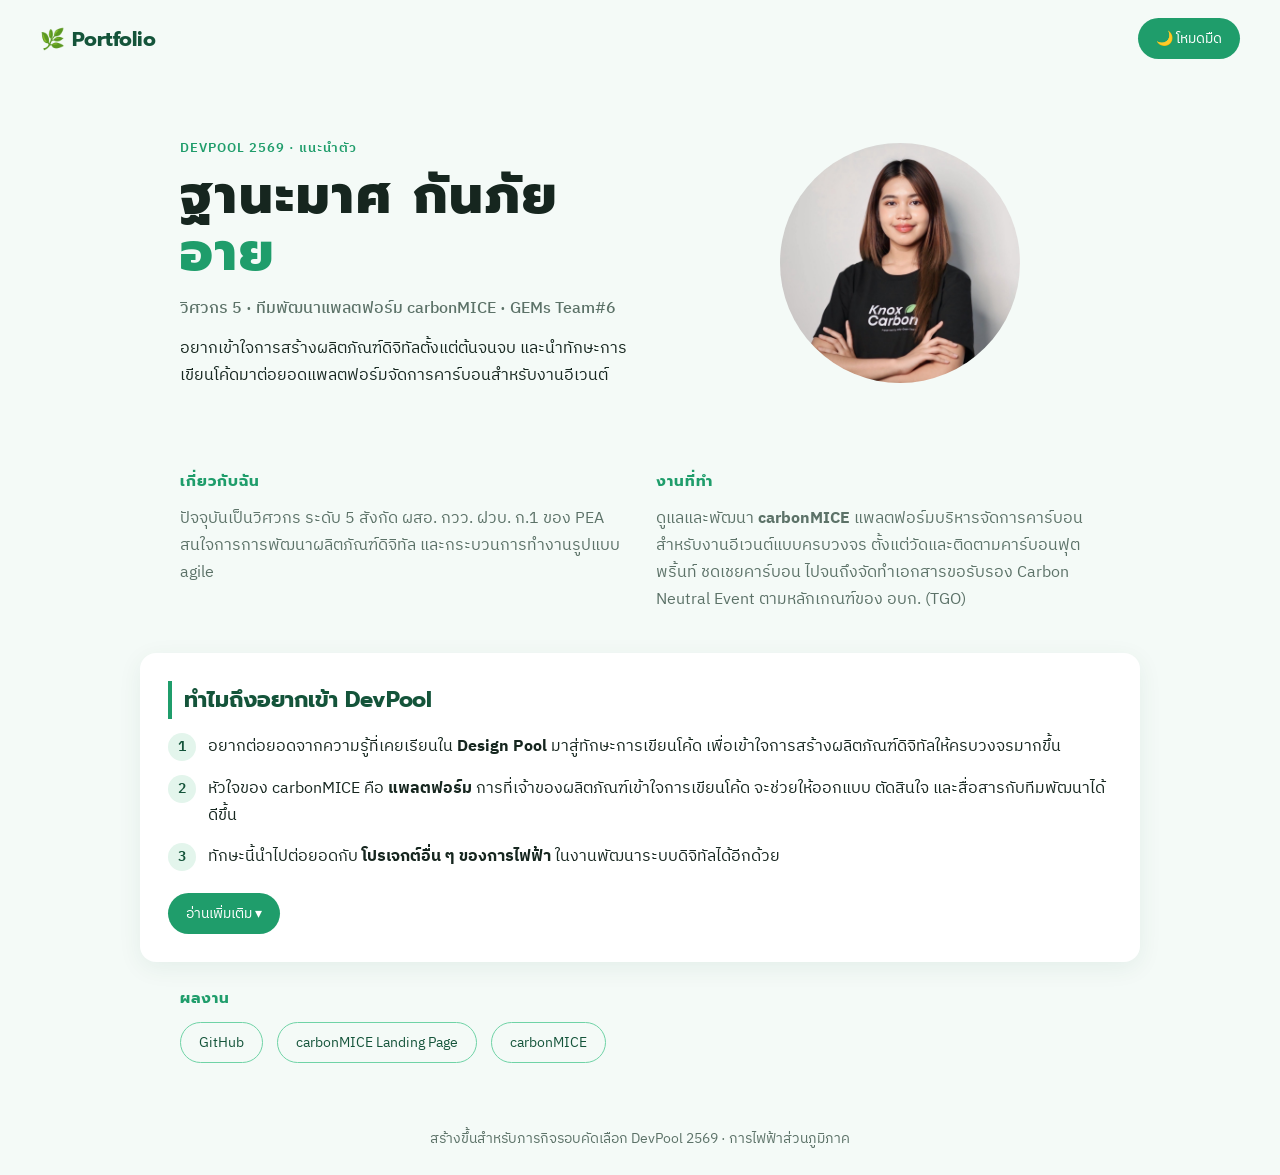
<file: index.html>
<!DOCTYPE html>
<html lang="th">

<head>
  <meta charset="UTF-8" />
  <meta name="viewport" content="width=device-width, initial-scale=1.0" />
  <title>แนะนำตัว | ฐานะมาศ กันภัย (อาย)</title>

  <!-- ฟอนต์จาก Google Fonts: IBM Plex Sans Thai (เนื้อหา) + Prompt (หัวข้อ) -->
  <link rel="preconnect" href="https://fonts.googleapis.com" />
  <link rel="preconnect" href="https://fonts.gstatic.com" crossorigin />
  <link href="https://fonts.googleapis.com/css2?family=IBM+Plex+Sans+Thai:wght@400;500;600&family=Prompt:wght@500;600;700;800&display=swap" rel="stylesheet" />

  <link rel="stylesheet" href="style.css" />
</head>

<body>

  <!-- ===== แถบเมนูด้านบน (Navigation Bar) =====
       .nav ใช้ justify-content: space-between จึงดันโลโก้ไปซ้าย ปุ่มไปขวาอัตโนมัติ -->
  <nav class="nav">
    <div class="logo">🌿 Portfolio</div>

    <!-- id="themeBtn" = ให้ script.js หยิบไปใช้ (กดแล้วสลับโหมดมืด/สว่าง) -->
    <button class="btn" id="themeBtn">🌙 โหมดมืด</button>
  </nav>

  <!-- ===== ส่วนเปิดหน้า (Hero) =====
       .hero ใช้ grid 2 คอลัมน์: ข้อความ (1.2fr) | รูปโปรไฟล์ (1fr) -->
  <header class="hero">
    <div class="hero-text">
      <p class="eyebrow">DevPool 2569 · แนะนำตัว</p>

      <!-- <span class="accent"> = "ที่จับ" ให้ CSS เปลี่ยนสีคำว่า "อาย" เป็นเขียว -->
      <h1>ฐานะมาศ กันภัย<br> <span class="accent">อาย</span></h1>

      <p class="subrole">วิศวกร 5 · ทีมพัฒนาแพลตฟอร์ม carbonMICE · GEMs Team#6</p>
      <p class="lead">
        อยากเข้าใจการสร้างผลิตภัณฑ์ดิจิทัลตั้งแต่ต้นจนจบ
        และนำทักษะการเขียนโค้ดมาต่อยอดแพลตฟอร์มจัดการคาร์บอนสำหรับงานอีเวนต์
      </p>
    </div>

    <div class="hero-photo">
      <img class="avatar-big" src="profile.jpg" alt="รูปโปรไฟล์ อาย" />
    </div>
  </header>

  <!-- ===== ข้อมูล 2 คอลัมน์ (เกี่ยวกับฉัน + งานที่ทำ) =====
       .info ใช้ grid 2 คอลัมน์เท่ากัน (1fr 1fr) -->
  <section class="info">
    <div class="info-col">
      <h3>เกี่ยวกับฉัน</h3>
      <p>
        ปัจจุบันเป็นวิศวกร ระดับ 5 สังกัด ผสอ. กวว. ฝวบ. ก.1
        ของ PEA สนใจการการพัฒนาผลิตภัณฑ์ดิจิทัล
        และกระบวนการทำงานรูปแบบ agile
      </p>
    </div>

    <div class="info-col">
      <h3>งานที่ทำ</h3>
      <p>
        ดูแลและพัฒนา <strong>carbonMICE</strong> แพลตฟอร์มบริหารจัดการคาร์บอน
        สำหรับงานอีเวนต์แบบครบวงจร ตั้งแต่วัดและติดตามคาร์บอนฟุตพริ้นท์
        ชดเชยคาร์บอน ไปจนถึงจัดทำเอกสารขอรับรอง Carbon Neutral Event
        ตามหลักเกณฑ์ของ อบก. (TGO)
      </p>
    </div>
  </section>

  <!-- ===== เหตุผลที่อยากเข้า DevPool ===== -->
  <section class="card">
    <h2>ทำไมถึงอยากเข้า DevPool</h2>

    <!-- .reason = แต่ละข้อ: วงกลมเลข (.num) + ข้อความ เรียงเป็นแถวด้วย flex -->
    <div class="reason">
      <span class="num">1</span>
      <p>อยากต่อยอดจากความรู้ที่เคยเรียนใน <strong>Design Pool</strong>
         มาสู่ทักษะการเขียนโค้ด เพื่อเข้าใจการสร้างผลิตภัณฑ์ดิจิทัลให้ครบวงจรมากขึ้น</p>
    </div>

    <div class="reason">
      <span class="num">2</span>
      <p>หัวใจของ carbonMICE คือ <strong>แพลตฟอร์ม</strong>
         การที่เจ้าของผลิตภัณฑ์เข้าใจการเขียนโค้ด จะช่วยให้ออกแบบ ตัดสินใจ
         และสื่อสารกับทีมพัฒนาได้ดีขึ้น</p>
    </div>

    <div class="reason">
      <span class="num">3</span>
      <p>ทักษะนี้นำไปต่อยอดกับ <strong>โปรเจกต์อื่น ๆ ของการไฟฟ้า</strong>
         ในงานพัฒนาระบบดิจิทัลได้อีกด้วย</p>
    </div>

    <!-- id="moreBtn" = ให้ script.js หยิบไปใช้ (กดแล้วเปิด/ปิด extraBox ด้านล่าง) -->
    <button class="btn" id="moreBtn">อ่านเพิ่มเติม ▾</button>

    <!-- extraBox: ซ่อนไว้ตอนแรกด้วยคลาส hidden (display:none)
         script.js จะ toggle คลาส hidden เพื่อเปิด/ปิดเมื่อกดปุ่ม "อ่านเพิ่มเติม" -->
    <div class="extra hidden" id="extraBox">
      <p>จากประสบการณ์ที่ผ่านมาในการพัฒนาแพลตฟอร์ม carbonMICE ทำให้รู้ว่า
        ถ้าเจ้าของผลิตภัณฑ์มี<strong>ความเข้าใจด้านการเขียนโค้ด</strong>
        การทำงานร่วมกันระหว่าง PO, ทีม UX/UI และทีม Dev จะราบรื่นและมีประสิทธิภาพมากขึ้น 
        ไม่ว่าจะเป็นการสื่อสาร Requirement, การให้ Feedback 
        หรือการตัดสินใจเชิงเทคนิคที่ส่งผลต่อ Product โดยตรง 
        และเชื่อว่าทักษะนี้จะเป็นรากฐานที่ช่วยให้การทำงานในทุกโปรเจกต์ข้างหน้าดำเนินไปได้อย่างมีประสิทธิผลมากยิ่งขึ้น</p>
    </div>
  </section>

  <!-- ===== ติดต่อ ===== -->
  <section class="follow">
    <h3>ผลงาน</h3>

    <!-- target="_blank" = เปิดลิงก์ในแท็บใหม่
         rel="noopener noreferrer" = ปิดช่องโหว่ความปลอดภัย ควรใส่คู่กับ target="_blank" เสมอ -->
    <div class="social">
      <a href="https://github.com/eyetanamas-max/devpool2026-513031" class="social-link" target="_blank" rel="noopener noreferrer">GitHub</a>
      <a href="https://bufferbox.pea.co.th/carbonmice/" class="social-link" target="_blank" rel="noopener noreferrer">carbonMICE Landing Page</a>
      <a href="https://carbonform.pea.co.th/auth/sign-in?redirect=https%3A%2F%2Fcarbonmice.pea.co.th%2F" class="social-link" target="_blank" rel="noopener noreferrer">carbonMICE</a>
    </div>
  </section>

  <footer>
    สร้างขึ้นสำหรับภารกิจรอบคัดเลือก DevPool 2569 · การไฟฟ้าส่วนภูมิภาค
  </footer>

  <!-- วาง script ไว้ท้าย body เพราะ JS ต้องรอ HTML โหลดเสร็จก่อน
       ถึงจะหยิบ element (เช่น ปุ่ม) มาใช้ได้ -->
  <script src="script.js"></script>
</body>
</html>
</file>
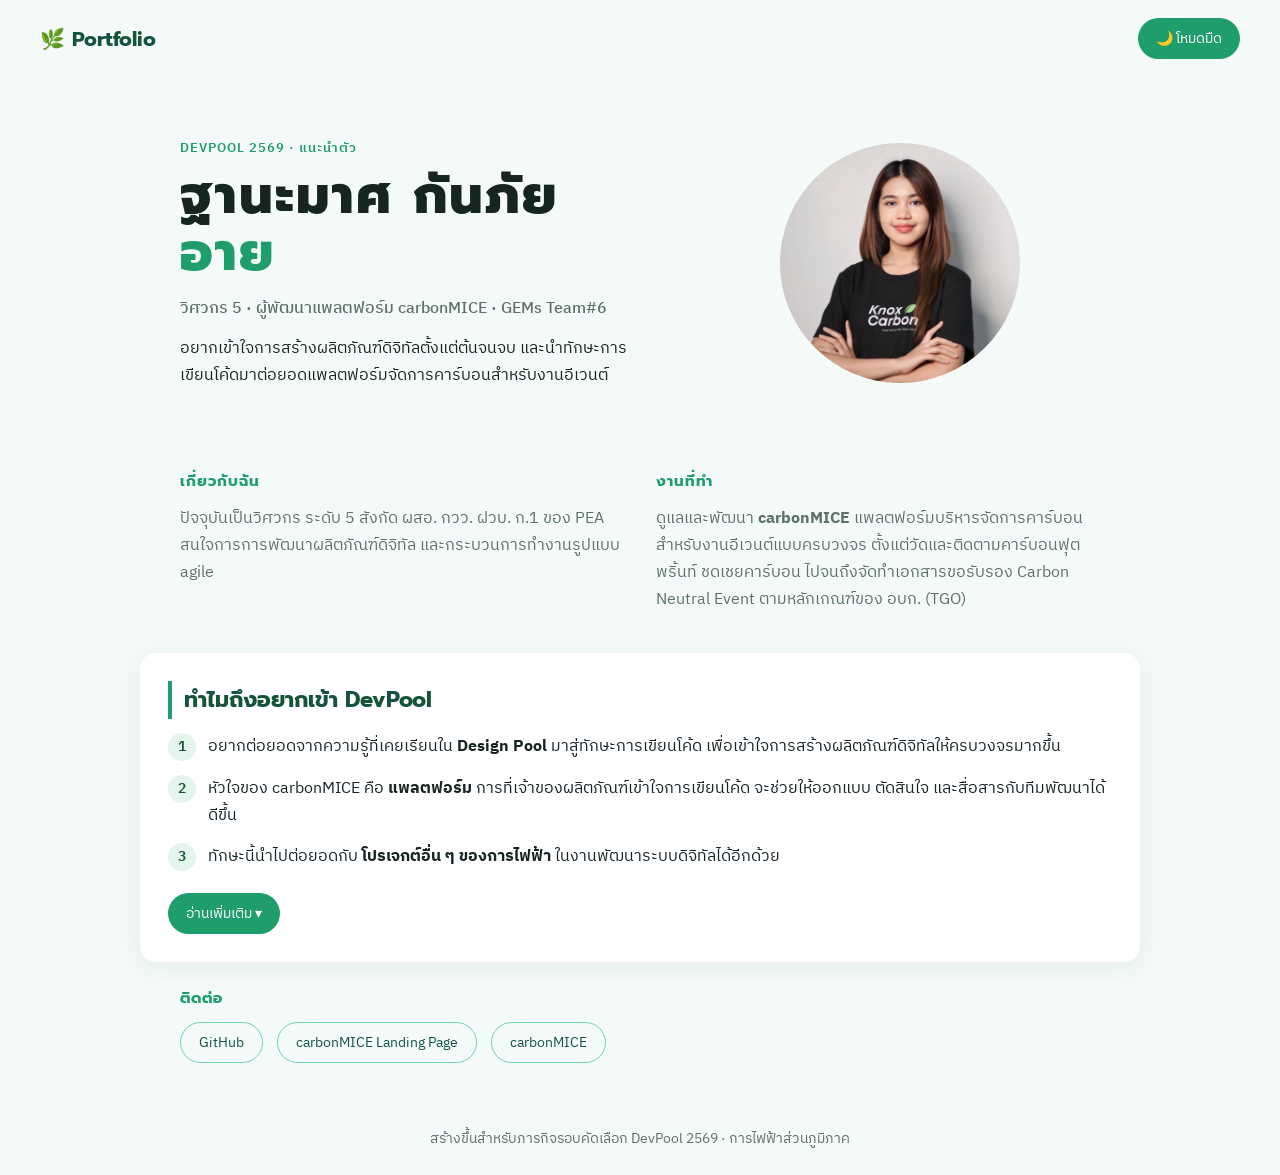
<file: files/index.html>
<!DOCTYPE html>
<html lang="th">

<head>
  <meta charset="UTF-8" />
  <meta name="viewport" content="width=device-width, initial-scale=1.0" />
  <title>แนะนำตัว | ฐานะมาศ กันภัย (อาย)</title>

  <!-- ฟอนต์จาก Google Fonts: IBM Plex Sans Thai (เนื้อหา) + Prompt (หัวข้อ) -->
  <link rel="preconnect" href="https://fonts.googleapis.com" />
  <link rel="preconnect" href="https://fonts.gstatic.com" crossorigin />
  <link href="https://fonts.googleapis.com/css2?family=IBM+Plex+Sans+Thai:wght@400;500;600&family=Prompt:wght@500;600;700;800&display=swap" rel="stylesheet" />

  <link rel="stylesheet" href="style.css" />
</head>

<body>

  <!-- ===== แถบเมนูด้านบน (Navigation Bar) =====
       .nav ใช้ justify-content: space-between จึงดันโลโก้ไปซ้าย ปุ่มไปขวาอัตโนมัติ -->
  <nav class="nav">
    <div class="logo">🌿 Portfolio</div>

    <!-- id="themeBtn" = ให้ script.js หยิบไปใช้ (กดแล้วสลับโหมดมืด/สว่าง) -->
    <button class="btn" id="themeBtn">🌙 โหมดมืด</button>
  </nav>

  <!-- ===== ส่วนเปิดหน้า (Hero) =====
       .hero ใช้ grid 2 คอลัมน์: ข้อความ (1.2fr) | รูปโปรไฟล์ (1fr) -->
  <header class="hero">
    <div class="hero-text">
      <p class="eyebrow">DevPool 2569 · แนะนำตัว</p>

      <!-- <span class="accent"> = "ที่จับ" ให้ CSS เปลี่ยนสีคำว่า "อาย" เป็นเขียว -->
      <h1>ฐานะมาศ กันภัย<br> <span class="accent">อาย</span></h1>

      <p class="subrole">วิศวกร 5 · ผู้พัฒนาแพลตฟอร์ม carbonMICE · GEMs Team#6</p>
      <p class="lead">
        อยากเข้าใจการสร้างผลิตภัณฑ์ดิจิทัลตั้งแต่ต้นจนจบ
        และนำทักษะการเขียนโค้ดมาต่อยอดแพลตฟอร์มจัดการคาร์บอนสำหรับงานอีเวนต์
      </p>
    </div>

    <div class="hero-photo">
      <img class="avatar-big" src="profile.jpg" alt="รูปโปรไฟล์ อาย" />
    </div>
  </header>

  <!-- ===== ข้อมูล 2 คอลัมน์ (เกี่ยวกับฉัน + งานที่ทำ) =====
       .info ใช้ grid 2 คอลัมน์เท่ากัน (1fr 1fr) -->
  <section class="info">
    <div class="info-col">
      <h3>เกี่ยวกับฉัน</h3>
      <p>
        ปัจจุบันเป็นวิศวกร ระดับ 5 สังกัด ผสอ. กวว. ฝวบ. ก.1
        ของ PEA สนใจการการพัฒนาผลิตภัณฑ์ดิจิทัล
        และกระบวนการทำงานรูปแบบ agile
      </p>
    </div>

    <div class="info-col">
      <h3>งานที่ทำ</h3>
      <p>
        ดูแลและพัฒนา <strong>carbonMICE</strong> แพลตฟอร์มบริหารจัดการคาร์บอน
        สำหรับงานอีเวนต์แบบครบวงจร ตั้งแต่วัดและติดตามคาร์บอนฟุตพริ้นท์
        ชดเชยคาร์บอน ไปจนถึงจัดทำเอกสารขอรับรอง Carbon Neutral Event
        ตามหลักเกณฑ์ของ อบก. (TGO)
      </p>
    </div>
  </section>

  <!-- ===== เหตุผลที่อยากเข้า DevPool ===== -->
  <section class="card">
    <h2>ทำไมถึงอยากเข้า DevPool</h2>

    <!-- .reason = แต่ละข้อ: วงกลมเลข (.num) + ข้อความ เรียงเป็นแถวด้วย flex -->
    <div class="reason">
      <span class="num">1</span>
      <p>อยากต่อยอดจากความรู้ที่เคยเรียนใน <strong>Design Pool</strong>
         มาสู่ทักษะการเขียนโค้ด เพื่อเข้าใจการสร้างผลิตภัณฑ์ดิจิทัลให้ครบวงจรมากขึ้น</p>
    </div>

    <div class="reason">
      <span class="num">2</span>
      <p>หัวใจของ carbonMICE คือ <strong>แพลตฟอร์ม</strong>
         การที่เจ้าของผลิตภัณฑ์เข้าใจการเขียนโค้ด จะช่วยให้ออกแบบ ตัดสินใจ
         และสื่อสารกับทีมพัฒนาได้ดีขึ้น</p>
    </div>

    <div class="reason">
      <span class="num">3</span>
      <p>ทักษะนี้นำไปต่อยอดกับ <strong>โปรเจกต์อื่น ๆ ของการไฟฟ้า</strong>
         ในงานพัฒนาระบบดิจิทัลได้อีกด้วย</p>
    </div>

    <!-- id="moreBtn" = ให้ script.js หยิบไปใช้ (กดแล้วเปิด/ปิด extraBox ด้านล่าง) -->
    <button class="btn" id="moreBtn">อ่านเพิ่มเติม ▾</button>

    <!-- extraBox: ซ่อนไว้ตอนแรกด้วยคลาส hidden (display:none)
         script.js จะ toggle คลาส hidden เพื่อเปิด/ปิดเมื่อกดปุ่ม "อ่านเพิ่มเติม" -->
    <div class="extra hidden" id="extraBox">
      <p>นอกจากนี้ยังอยากเป็นวิศวกรที่ <strong>"คุยกับนักพัฒนาได้รู้เรื่อง"</strong>
         เพื่อเป็นสะพานเชื่อมระหว่างฝั่งงานจริงกับฝั่งเทคโนโลยี
         และผลักดันการเปลี่ยนผ่านสู่เศรษฐกิจคาร์บอนต่ำได้อย่างเป็นรูปธรรม</p>
    </div>
  </section>

  <!-- ===== ติดต่อ ===== -->
  <section class="follow">
    <h3>ติดต่อ</h3>

    <!-- target="_blank" = เปิดลิงก์ในแท็บใหม่
         rel="noopener noreferrer" = ปิดช่องโหว่ความปลอดภัย ควรใส่คู่กับ target="_blank" เสมอ -->
    <div class="social">
      <a href="https://github.com/eyetanamas-max/devpool2026-513031" class="social-link" target="_blank" rel="noopener noreferrer">GitHub</a>
      <a href="https://bufferbox.pea.co.th/carbonmice/" class="social-link" target="_blank" rel="noopener noreferrer">carbonMICE Landing Page</a>
      <a href="https://carbonform.pea.co.th/auth/sign-in?redirect=https%3A%2F%2Fcarbonmice.pea.co.th%2F" class="social-link" target="_blank" rel="noopener noreferrer">carbonMICE</a>
    </div>
  </section>

  <footer>
    สร้างขึ้นสำหรับภารกิจรอบคัดเลือก DevPool 2569 · การไฟฟ้าส่วนภูมิภาค
  </footer>

  <!-- วาง script ไว้ท้าย body เพราะ JS ต้องรอ HTML โหลดเสร็จก่อน
       ถึงจะหยิบ element (เช่น ปุ่ม) มาใช้ได้ -->
  <script src="script.js"></script>
</body>
</html>
</file>
<file: style.css>
/* =====================================================================
   style.css = ไฟล์ที่กำหนด "หน้าตา" ทั้งหมดของเว็บ
   ===================================================================== */


/* ----- ตัวแปรสี (CSS Variables) -----
   :root = ประกาศตัวแปรไว้ระดับสูงสุด ใช้ได้ทั้งเว็บ
   เรียกใช้ด้วย var(--ชื่อ)

   ข้อดี: แก้สีที่เดียว เปลี่ยนทั้งเว็บ
   ชุดนี้คือ "โหมดสว่าง" โทนเขียว
*/
:root {
  --green-dark: #14543A;  /* เขียวเข้ม - ใช้กับหัวข้อ */
  --green: #1F9D6B;       /* เขียวหลัก - ใช้เน้นข้อความ/ปุ่ม */
  --green-light: #6FD3A6; /* เขียวอ่อน - ใช้ขอบ/ตกแต่ง */
  --green-tint: #E3F5EC;  /* เขียวจางมาก - ใช้เป็นพื้นหลังเบา ๆ */
  --bg: #F4FAF7;          /* สีพื้นหลังหน้าเว็บ */
  --card: #FFFFFF;        /* สีพื้นหลังกล่องการ์ด */
  --text: #16261F;        /* สีตัวอักษรหลัก (เข้ม) */
  --muted: #5C7268;       /* สีตัวอักษรรอง (จางกว่า ใช้กับข้อความไม่สำคัญ) */
}


/* ----- รีเซ็ตค่าเริ่มต้น -----
   * = เลือก "ทุก element" ในหน้า
   เอา margin/padding ที่เบราว์เซอร์ใส่มาให้อัตโนมัติออก แล้วเราค่อยใส่เอง

   box-sizing: border-box = ทำให้ width/height รวม padding และ border ด้วย
   (เช่น width:100px + padding:10px → ยังกว้าง 100px ไม่ใช่ 120px) ช่วยคำนวณขนาดง่ายขึ้น
*/
* {
  margin: 0;
  padding: 0;
  box-sizing: border-box;
}


/* scroll-behavior: smooth = คลิกลิงก์ภายในหน้า (เช่น #about) แล้วเลื่อนแบบนุ่มนวล */
html { scroll-behavior: smooth; }


/* ----- ตั้งค่าพื้นฐานของหน้าเว็บ ----- */
body {
  font-family: 'IBM Plex Sans Thai', sans-serif;
  background-color: var(--bg);
  color: var(--text);
  line-height: 1.7;        /* ระยะห่างระหว่างบรรทัด = 1.7 เท่าของขนาดตัวอักษร อ่านง่ายขึ้น */

  transition: background-color 0.3s, color 0.3s;
  /* ทำให้สีค่อย ๆ เปลี่ยนตอนสลับโหมดมืด/สว่าง ไม่กระโดดทันที */
}


/* =====================================================================
   แถบเมนูด้านบน (Navigation Bar)
   ===================================================================== */
.nav {
  display: flex;
  /* 🔑 Flexbox: ปกติ <div> เรียงบนลงล่าง พอใส่ flex → ของข้างในเรียงเป็นแถวแนวนอน
     (ที่นี่: โลโก้ + ปุ่มสลับโหมด อยู่ข้างกันเป็นแถว) */

  align-items: center;             /* จัดของในแนวตั้งให้อยู่กึ่งกลางแถบ */
  justify-content: space-between;   /* ดันชิ้นแรกไปซ้ายสุด ชิ้นสุดท้ายไปขวาสุด (โลโก้ซ้าย | ปุ่มขวา) */
  padding: 18px 40px;

  position: sticky;
  top: 0;
  /* sticky + top:0 = เลื่อนหน้าลงแล้วแถบเมนู "ติดหนึบ" อยู่ขอบบนจอ ไม่หายไป */

  background: var(--bg);
  /* ต้องใส่พื้นหลัง ไม่งั้นเวลาเลื่อนหน้า เนื้อหาด้านล่างจะทะลุเห็นผ่านเมนู */

  z-index: 10;
  /* z-index = ลำดับชั้นการซ้อนทับ ยิ่งมากยิ่งอยู่หน้า ใส่ 10 ให้เมนูอยู่บนสุดไม่ถูกบัง */
}


/* สไตล์โลโก้ */
.logo {
  font-family: 'Prompt', sans-serif;
  font-weight: 700;                   /* น้ำหนักตัวอักษร: หนา (400=ปกติ, 700=หนา) */
  font-size: 20px;
  color: var(--green-dark);
}


/* =====================================================================
   ส่วนเปิดหน้า (Hero Section)
   ===================================================================== */
.hero {
  display: grid;
  /* 🔑 Grid: คล้าย flex แต่ออกแบบมาแบ่ง "ตาราง" แถว+คอลัมน์ (2 มิติ)
     ส่วน flex เหมาะกับ 1 มิติ ที่นี่ใช้ grid แบ่งเป็น 2 คอลัมน์: ข้อความ | รูป */

  grid-template-columns: 1.2fr 1fr;
  /* fr (fraction) = หน่วยสัดส่วน 1.2fr : 1fr → ซ้าย 54.5% | ขวา 45.5% (ฝั่งข้อความกว้างกว่าเล็กน้อย) */

  gap: 40px;
  align-items: center;     /* จัดของในแต่ละคอลัมน์ให้อยู่กลางแนวตั้ง */

  max-width: 1000px;
  /* จำกัดความกว้าง ไม่ให้เนื้อห้ากว้างเต็มจอใหญ่ (อ่านยากถ้ากว้างเกิน) */

  margin: 0 auto;          /* บน-ล่าง 0, ซ้าย-ขวา auto → จัดให้อยู่กลางจอ */
  padding: 60px 40px;
}


/* ข้อความเล็ก ๆ ด้านบนหัวข้อ (eyebrow text) */
.eyebrow {
  color: var(--green);
  font-weight: 600;
  letter-spacing: 1px;       /* เพิ่มระยะห่างระหว่างตัวอักษร ดูโปร่งขึ้น */
  text-transform: uppercase; /* แปลงเป็นตัวพิมพ์ใหญ่ทั้งหมด (เฉพาะอังกฤษ) */
  font-size: 13px;
  margin-bottom: 8px;
}


/* หัวข้อหลัก (h1) ในส่วน hero */
.hero-text h1 {
  font-family: 'Prompt', sans-serif;
  font-weight: 800;
  font-size: 52px;
  line-height: 1.1;
  letter-spacing: 2px;
  color: var(--text);
}

/* เน้นชื่อ "อาย" ด้วยสีเขียว
   .hero-text h1 .accent = selector ซ้อน เลือก .accent ที่อยู่ใน h1 ใน .hero-text (เจาะจงขึ้น) */
.hero-text h1 .accent { color: var(--green); }


/* ข้อความตำแหน่งงาน */
.subrole {
  color: var(--muted);
  font-weight: 500;
  margin-top: 14px;
}


/* ข้อความอธิบายสั้น ๆ (lead paragraph) */
.lead {
  margin-top: 12px;
  color: var(--text);
  max-width: 460px;
  /* จำกัดความกว้าง ~50-70 ตัวอักษรต่อบรรทัด อ่านสบายตา (ยาวเกินไปอ่านยาก) */
}



/* รูป/วงกลมฝั่งขวาของ hero */
.hero-photo { display: flex; justify-content: center; }


/* รูปโปรไฟล์วงกลม */
.avatar-big {
  width: 240px;
  height: 240px;
  border-radius: 50%;  /* ทำให้รูปสี่เหลี่ยมกลายเป็นวงกลม */

  object-fit: cover;
  /* object-fit: cover = ทำให้รูปเต็มพื้นที่วงกลมโดยไม่บิดเบี้ยว
     ถ้ารูปไม่เป็นจัตุรัส cover จะซูมเข้าแล้วตัดส่วนเกินออก เพื่อให้เต็มกล่องพอดี
     (contain = เห็นทั้งรูปแต่มีพื้นที่เหลือ, fill = ยืดเต็มอาจบิดเบี้ยว) */
}


/* =====================================================================
   ส่วนข้อมูล 2 คอลัมน์ (เกี่ยวกับฉัน + งานที่ทำ)
   ===================================================================== */
.info {
  display: grid;
  grid-template-columns: 1fr 1fr;   /* 2 คอลัมน์เท่ากัน (50% : 50%) */
  gap: 32px;
  max-width: 1000px;
  margin: 0 auto;
  padding: 20px 40px 40px;          /* บน 20px | ซ้าย-ขวา 40px | ล่าง 40px */
}


/* หัวข้อ h3 ของทั้ง info-col และ follow
   เครื่องหมาย , = ใช้สไตล์เดียวกันกับหลาย selector */
.info-col h3, .follow h3 {
  font-family: 'Prompt', sans-serif;
  color: var(--green);
  letter-spacing: 1px;
  font-size: 15px;
  margin-bottom: 10px;
}

.info-col p { color: var(--muted); }


/* =====================================================================
   กล่องเหตุผล (Card)
   ===================================================================== */
.card {
  background: var(--card);
  border-radius: 16px;      /* มุมมน (0=เหลี่ยม, 16px=มนปานกลาง, 50%=วงกลม) */
  padding: 28px;
  max-width: 1000px;
  margin: 0 auto 24px;      /* กลางจอ + เว้นด้านล่าง 24px */

  box-shadow: 0 6px 24px rgba(20, 84, 58, 0.07);
  /* box-shadow = เงาของกล่อง ทำให้ดูลอย
     ค่า 4 ตัว: เลื่อนแนวนอน | เลื่อนลงล่าง | ความเบลอ | สีเงา (เขียวเข้มโปร่งใส 7%) */
}


/* หัวข้อ h2 ในกล่อง */
.card h2 {
  font-family: 'Prompt', sans-serif;
  color: var(--green-dark);
  font-size: 22px;
  margin-bottom: 14px;

  border-left: 4px solid var(--green);  /* เส้นขอบซ้ายหนา 4px สีเขียว เหมือนแถบเน้น */
  padding-left: 12px;
}


/* แต่ละเหตุผล (ตัวเลข + ข้อความ) */
.reason {
  display: flex;     /* เรียงตัวเลขกับข้อความเป็นแถวแนวนอน */
  gap: 12px;
  margin-bottom: 14px;
}


/* วงกลมตัวเลข (1, 2, 3) */
.reason .num {
  flex-shrink: 0;
  /* flex-shrink: 0 = ห้ามหดเล็กลง (ปกติ flex จะหดของข้างในให้พอดี) ให้คงขนาด 28x28 เสมอ */

  width: 28px; height: 28px;
  border-radius: 50%;
  background: var(--green-tint);
  color: var(--green-dark);
  font-weight: 600;

  display: flex;
  align-items: center;
  justify-content: center;
  /* สูตรจัดกลาง: flex + align-items + justify-content = จัดเลขกลางวงกลม */

  font-size: 14px;
}


/* =====================================================================
   ปุ่ม (Button)
   ===================================================================== */
.btn {
  font-family: 'IBM Plex Sans Thai', sans-serif;
  background: var(--green);
  color: #fff;
  border: none;
  padding: 9px 18px;

  border-radius: 999px;
  /* 999px = ค่าสูงมาก → ทำให้ปุ่มเป็นแคปซูล (pill shape) มุมมนสุดเสมอ */

  font-size: 14px;
  cursor: pointer;          /* เปลี่ยนเคอร์เซอร์เป็นรูปมือ บอกว่า "กดได้" */

  transition: transform 0.15s, background 0.2s;
}


/* เมื่อเอาเมาส์ชี้ที่ปุ่ม */
.btn:hover {
  background: var(--green-dark);
  transform: translateY(-2px);      /* ยกขึ้น 2px (ค่าลบ=ขึ้น) ดูเหมือนปุ่มลอย */
}


/* ปุ่ม "อ่านเพิ่มเติม" โดยเฉพาะ
   เจาะจงด้วย id เพราะ margin-top นี้ต้องการแค่ปุ่มนี้ปุ่มเดียว
   (ถ้าใส่ใน .btn ปุ่มสลับโหมดจะโดนเด้งลงมาด้วย) */
#moreBtn {
  margin-top: 8px;
}


/* กล่องเนื้อหาเพิ่มเติม (ที่ซ่อนไว้) */
.extra {
  margin-top: 14px;
  padding-top: 14px;
  border-top: 1px dashed var(--green-light);  /* เส้นขอบบน เส้นประ (dashed) สีเขียวอ่อน */
}


/* คลาสสำหรับซ่อน element
   display: none = ซ่อนสนิท ไม่กินพื้นที่ — JavaScript เพิ่ม/ลบคลาสนี้เพื่อเปิด/ปิดการแสดงผล */
.hidden { display: none; }


/* =====================================================================
   ส่วนติดต่อ (Follow / Social Links)
   ===================================================================== */
.follow {
  max-width: 1000px;
  margin: 0 auto;
  padding: 0 40px 40px;
}


/* กลุ่มลิงก์โซเชียล */
.social {
  display: flex;
  gap: 14px;

  flex-wrap: wrap;
  /* flex-wrap: wrap = ถ้าของเรียงแล้วล้นบรรทัด ให้ตัดขึ้นบรรทัดใหม่ (มีประโยชน์บนจอมือถือ) */
}


/* ลิงก์โซเชียลแต่ละอัน (GitHub, Email, LinkedIn) */
.social-link {
  text-decoration: none;                /* เอาเส้นใต้ออก */
  color: var(--green-dark);
  border: 1px solid var(--green-light);
  padding: 8px 18px;
  border-radius: 999px;                 /* แคปซูล */
  font-size: 14px;

  transition: background 0.2s, color 0.2s;
}

/* เมื่อเอาเมาส์ชี้ → เปลี่ยนเป็นพื้นเขียว ตัวอักษรขาว */
.social-link:hover { background: var(--green); color: #fff; }


/* =====================================================================
   ส่วนท้ายสุดของหน้า (Footer)
   ===================================================================== */
footer {
  text-align: center;
  color: var(--muted);
  font-size: 14px;
  padding: 24px;
}


/* =====================================================================
   โหมดมืด (Dark Mode)

   เมื่อ JavaScript เพิ่มคลาส "dark" ให้ <body> สไตล์ชุดนี้จะทำงานแทนค่าเดิม
   หลักการ: เปลี่ยนค่าตัวแปร CSS ทั้งหมด → ทุกที่ที่ใช้ var(--ชื่อ) จะได้สีชุดใหม่อัตโนมัติ
   ไม่ต้องเขียนสไตล์ใหม่ทั้งหมด! นี่คือพลังของ CSS Variables
   ===================================================================== */
body.dark {
  --green-dark: #9FE6C4;  /* ในโหมดมืดหัวข้อต้องเป็นสีอ่อน ถึงจะอ่านออกบนพื้นมืด */
  --green: #2BB67E;
  --green-light: #4F6E5E;
  --green-tint: #1A2A22;
  --bg: #0C1310;           /* พื้นดำอมเขียว */
  --card: #14201A;         /* กล่องสีเข้ม */
  --text: #EAF3EE;         /* ตัวอักษรสีอ่อน (อ่านออกบนพื้นมืด) */
  --muted: #93A89D;
}


/* =====================================================================
   รองรับจอมือถือ (Responsive Design)

   @media (max-width: 720px) = กฎที่ทำงานเมื่อหน้าจอกว้างไม่เกิน 720px (มือถือ/แท็บเล็ต)
   หลักการ: จอใหญ่ใช้ 2 คอลัมน์ พอจอเล็กเปลี่ยนเป็น 1 คอลัมน์ ให้อ่านง่าย
   ===================================================================== */
@media (max-width: 720px) {

  .hero {
    grid-template-columns: 1fr;   /* 2 คอลัมน์ → 1 คอลัมน์ (ข้อความบน รูปล่าง) */
    text-align: center;
    padding: 40px 24px;
  }

  .hero-text h1 { font-size: 38px; }   /* ลดขนาดหัวข้อไม่ให้ล้นจอมือถือ */

  .lead { margin-left: auto; margin-right: auto; }
  /* จัด lead ให้อยู่กลาง (เพราะ max-width:460px ทำให้ไม่เต็มจอ) */

  .info {
    grid-template-columns: 1fr;   /* 2 คอลัมน์ → 1 คอลัมน์ */
    padding: 20px 24px;
  }

  .nav { padding: 16px 24px; }

  .avatar-big { width: 180px; height: 180px; }
}
</file>
<file: files/style.css>
/* =====================================================================
   style.css = ไฟล์ที่กำหนด "หน้าตา" ทั้งหมดของเว็บ

   CSS ทำงานแบบ selector { property: value; }
   - selector = เลือกว่าจะตกแต่ง element ไหน (เช่น .nav = class ชื่อ nav)
   - property = คุณสมบัติที่จะปรับ (เช่น color = สีตัวอักษร)
   - value = ค่าที่ต้องการ (เช่น red = สีแดง)
   ===================================================================== */


/* ----- ตัวแปรสี (CSS Variables) -----
   :root = ประกาศตัวแปรไว้ที่ระดับสูงสุด ใช้ได้ทั้งเว็บ
   -- นำหน้าชื่อ = บอกว่าเป็นตัวแปร CSS
   var(--ชื่อ) = เรียกใช้ตัวแปร

   ข้อดี: แก้สีที่เดียว เปลี่ยนทั้งเว็บ
   ตัวอย่าง: ถ้าอยากเปลี่ยนสีเขียวหลัก แก้แค่ --green ที่เดียว
   ทุกที่ที่ใช้ var(--green) จะเปลี่ยนตามอัตโนมัติ

   ชุดนี้คือ "โหมดสว่าง" โทนเขียวของ carbonMICE
*/
:root {
  --green-dark: #14543A;  /* เขียวเข้ม - ใช้กับหัวข้อ */
  --green: #1F9D6B;       /* เขียวหลัก - ใช้เน้นข้อความ/ปุ่ม */
  --green-light: #6FD3A6; /* เขียวอ่อน - ใช้ขอบ/ตกแต่ง */
  --green-tint: #E3F5EC;  /* เขียวจางมาก - ใช้เป็นพื้นหลังเบา ๆ */
  --bg: #F4FAF7;          /* สีพื้นหลังหน้าเว็บ */
  --card: #FFFFFF;        /* สีพื้นหลังกล่องการ์ด */
  --text: #16261F;        /* สีตัวอักษรหลัก (เข้ม) */
  --muted: #5C7268;       /* สีตัวอักษรรอง (จางกว่า ใช้กับข้อความไม่สำคัญ) */
}


/* ----- รีเซ็ตค่าเริ่มต้น -----
   * = เลือก "ทุก element" ในหน้า

   เบราว์เซอร์จะใส่ margin/padding ให้อัตโนมัติ (เช่น h1 มี margin ด้านบน/ล่าง)
   ซึ่งทำให้เลย์เอาท์ไม่ตรงตามที่เราออกแบบ
   บรรทัดนี้เอาค่าเหล่านั้นออกหมด แล้วเราค่อยใส่เอง

   box-sizing: border-box = ทำให้ width/height รวม padding และ border ด้วย
   เช่น กำหนด width: 100px + padding: 10px → ยังกว้าง 100px (ไม่ใช่ 120px)
   ช่วยให้คำนวณขนาดง่ายขึ้นมาก
*/
* {
  margin: 0;              /* เอาระยะห่างด้านนอกออก */
  padding: 0;             /* เอาระยะห่างด้านในออก */
  box-sizing: border-box; /* นับ padding/border รวมใน width */
}


/* scroll-behavior: smooth = คลิกลิงก์ภายในหน้า (เช่น #about)
   แล้วเลื่อนไปแบบนุ่มนวล แทนที่จะกระโดดไปทันที */
html { scroll-behavior: smooth; }


/* ----- ตั้งค่าพื้นฐานของหน้าเว็บ ----- */
body {
  font-family: 'IBM Plex Sans Thai', sans-serif;
  /* font-family = ฟอนต์ที่ใช้ ถ้าเครื่องไม่มี IBM Plex Sans Thai จะใช้ sans-serif แทน */

  background-color: var(--bg);
  /* พื้นหลังใช้สี --bg (เขียวจาง ๆ ในโหมดสว่าง, ดำเข้มในโหมดมืด) */

  color: var(--text);
  /* สีตัวอักษรเริ่มต้นทั้งหน้า */

  line-height: 1.7;
  /* ระยะห่างระหว่างบรรทัด (1.7 = สูง 1.7 เท่าของขนาดตัวอักษร)
     ค่ามาก = บรรทัดห่าง อ่านง่ายขึ้น
     ค่าน้อย = บรรทัดชิด อ่านยากขึ้น */

  transition: background-color 0.3s, color 0.3s;
  /* transition = ทำให้การเปลี่ยนแปลงค่าเป็นแบบค่อย ๆ เปลี่ยน (animation)
     0.3s = ใช้เวลา 0.3 วินาที
     เวลากดสลับโหมดมืด/สว่าง สีจะค่อย ๆ เปลี่ยน ไม่กระโดดทันที */
}


/* =====================================================================
   แถบเมนูด้านบน (Navigation Bar)
   ===================================================================== */
.nav {
  display: flex;
  /* display: flex = เปิดโหมด Flexbox

     🔑 Flexbox คืออะไร?
     ปกติ <div> จะเรียงจากบนลงล่าง (แนวตั้ง)
     พอใส่ display: flex → ของข้างในจะเรียงเป็นแถวแนวนอนแทน

     นึกภาพ: มีกล่องใหญ่ 1 กล่อง (แถบเมนู)
     ข้างในมี 2 ของ: โลโก้ + ปุ่มสลับโหมดมืด-สว่าง
     flex ทำให้ 2 อย่างนี้อยู่ข้างกันเป็นแถว */

  align-items: center;
  /* align-items = จัดแนว "แนวตั้ง" ของของข้างใน
     center = จัดให้อยู่กลาง (ในแนวตั้ง)
     ทำให้โลโก้กับลิงก์อยู่กึ่งกลางแถบเมนู ไม่ลอยขึ้นหรือจมลง */

  justify-content: space-between;
  /* justify-content = จัดแนว "แนวนอน" ของของข้างใน
     space-between = ดันของชิ้นแรกไปซ้ายสุด ชิ้นสุดท้ายไปขวาสุด
     ผลลัพธ์: โลโก้อยู่ซ้าย | ปุ่มอยู่ขวา

     ค่าอื่น ๆ ที่ใช้บ่อย:
     - center = รวมทุกอย่างไว้ตรงกลาง
     - flex-start = ชิดซ้าย (ค่าเริ่มต้น)
     - flex-end = ชิดขวา */

  padding: 18px 40px;
  /* padding = ระยะห่างด้านใน (ระหว่างขอบกล่องกับเนื้อหา)
     18px = บน-ล่าง, 40px = ซ้าย-ขวา
     ทำให้เนื้อหาไม่ชิดขอบจอ */

  position: sticky;
  /* position: sticky = "ติดหนึบ"
     ปกติแถบเมนูจะอยู่ตามตำแหน่งปกติ
     แต่พอเราเลื่อนหน้าลง มันจะ "ติด" อยู่ที่ขอบบนจอ ไม่หายไป
     ต้องใช้คู่กับ top: 0 (ติดที่ตำแหน่ง 0 จากด้านบน) */

  top: 0;
  /* ตำแหน่งที่จะติด = 0 จากด้านบนสุดของจอ */

  background: var(--bg);
  /* พื้นหลังเมนูใช้สีเดียวกับหน้าเว็บ
     จำเป็นต้องใส่ ไม่งั้นเวลาเลื่อนหน้า เนื้อหาด้านล่างจะทะลุเห็นผ่านเมนู */

  z-index: 10;
  /* z-index = ลำดับชั้นการซ้อนทับ ยิ่งเลขมาก ยิ่งอยู่ข้างหน้า
     ใส่ 10 เพื่อให้แถบเมนูอยู่บนสุด ไม่ถูกเนื้อหาอื่นบัง */
}


/* สไตล์โลโก้ */
.logo {
  font-family: 'Prompt', sans-serif;  /* ใช้ฟอนต์ Prompt (ตัวหนาสวย) */
  font-weight: 700;                   /* น้ำหนักตัวอักษร: หนา (400=ปกติ, 700=หนา) */
  font-size: 20px;                    /* ขนาดตัวอักษร 20 พิกเซล */
  color: var(--green-dark);           /* สีเขียวเข้ม */
}


/* =====================================================================
   ส่วนเปิดหน้า (Hero Section)
   ===================================================================== */
.hero {
  display: grid;
  /* display: grid = เปิดโหมด CSS Grid

     🔑 Grid คืออะไร?
     คล้าย flex แต่ออกแบบมาสำหรับแบ่ง "ตาราง" แถวและคอลัมน์
     เหมาะกับเลย์เอาท์ 2 มิติ (แถว+คอลัมน์)
     ส่วน flex เหมาะกับ 1 มิติ (แถวเดียว หรือ คอลัมน์เดียว)

     ที่นี่ใช้ grid แบ่งหน้าจอเป็น 2 คอลัมน์: ข้อความ | รูป */

  grid-template-columns: 1.2fr 1fr;
  /* กำหนดจำนวนและขนาดคอลัมน์
     1.2fr = คอลัมน์ซ้าย กว้าง 1.2 ส่วน
     1fr = คอลัมน์ขวา กว้าง 1 ส่วน

     fr (fraction) = หน่วยสัดส่วน
     รวมกัน = 2.2 ส่วน → ซ้ายได้ 1.2/2.2 = 54.5% | ขวาได้ 1/2.2 = 45.5%
     ผลลัพธ์: ฝั่งข้อความกว้างกว่าฝั่งรูปเล็กน้อย */

  gap: 40px;
  /* ระยะห่างระหว่าง 2 คอลัมน์ = 40 พิกเซล */

  align-items: center;
  /* จัดของในแต่ละคอลัมน์ให้อยู่กลาง (แนวตั้ง)
     ทำให้ข้อความกับรูปอยู่ระดับกลางเสมอ ไม่ว่าจะสูงไม่เท่ากัน */

  max-width: 1000px;
  /* ความกว้างสูงสุด 1000px
     ไม่ให้เนื้อหากว้างเต็มจอ (บนจอใหญ่จะอ่านยากถ้ากว้างเกินไป) */

  margin: 0 auto;
  /* margin = ระยะห่างด้านนอก
     0 = บน-ล่าง ไม่มี
     auto = ซ้าย-ขวา อัตโนมัติ → ผลลัพธ์: จัดให้อยู่กลางจอ
     (เบราว์เซอร์แบ่ง margin ซ้าย-ขวาเท่ากัน) */

  padding: 60px 40px;
  /* ระยะห่างด้านใน: บน-ล่าง 60px, ซ้าย-ขวา 40px */
}


/* ข้อความเล็ก ๆ ด้านบนหัวข้อ (เรียกว่า eyebrow text) */
.eyebrow {
  color: var(--green);
  font-weight: 600;          /* ตัวหนาปานกลาง */
  letter-spacing: 1px;       /* เพิ่มระยะห่างระหว่างตัวอักษร ดูโปร่งขึ้น */
  text-transform: uppercase; /* แปลงเป็นตัวพิมพ์ใหญ่ทั้งหมด (เฉพาะอังกฤษ) */
  font-size: 13px;
  margin-bottom: 8px;        /* เว้นด้านล่าง 8px ก่อนหัวข้อ h1 */
}


/* หัวข้อหลัก (h1) ในส่วน hero */
.hero-text h1 {
  font-family: 'Prompt', sans-serif;
  font-weight: 800;  /* ตัวหนามาก (ค่าสูงสุดของฟอนต์นี้) */
  font-size: 52px;   /* ตัวใหญ่มาก เพราะเป็นหัวข้อหลักที่ต้องสะดุดตา */
  line-height: 1.1;  /* ระยะห่างบรรทัดน้อย เพราะหัวข้อใหญ่ไม่ต้องการระยะห่างมาก */
  letter-spacing: 2px;
  color: var(--text);
}

/* เน้นชื่อ "อาย" ด้วยสีเขียว */
.hero-text h1 .accent { color: var(--green); }
/* .hero-text h1 .accent = เลือก element class="accent" ที่อยู่ข้างใน h1 ข้างใน .hero-text
   การเขียนแบบนี้เรียกว่า "selector ซ้อน" ช่วยให้เจาะจงมากขึ้น */


/* ข้อความตำแหน่งงาน */
.subrole {
  color: var(--muted);   /* สีจาง */
  font-weight: 500;      /* น้ำหนักปานกลาง */
  margin-top: 14px;      /* เว้นด้านบน 14px */
}


/* ข้อความอธิบายสั้น ๆ (lead paragraph) */
.lead {
  margin-top: 12px;
  color: var(--text);
  max-width: 460px;
  /* จำกัดความกว้างข้อความ
     ข้อความที่ยาวเกินไปในบรรทัดเดียวจะอ่านยาก
     460px ทำให้ได้ประมาณ 50-70 ตัวอักษรต่อบรรทัด ซึ่งอ่านสบายตา */
}



/* รูป/วงกลมฝั่งขวาของ hero */
.hero-photo { display: flex; justify-content: center; }
/* flex + justify-content: center = จัดวงกลมให้อยู่กลาง (แนวนอน) ของคอลัมน์ */


/* รูปโปรไฟล์วงกลม */
.avatar-big {
  width: 240px;
  height: 240px;
  border-radius: 50%;  /* ทำให้รูปสี่เหลี่ยมกลายเป็นวงกลม */

  object-fit: cover;
  /* object-fit: cover = ทำให้รูปเต็มพื้นที่วงกลมโดยไม่บิดเบี้ยว
     ถ้ารูปที่ใส่มาไม่เป็นจัตุรัส (กว้างไม่เท่าสูง) cover จะซูมเข้าแล้วตัดส่วนที่เกินออก เพื่อให้เต็มกล่องพอดี" ไม่ว่ารูปจะเป็นแนวตั้งหรือแนวนอน ผลลัพธ์จะเต็มวงกลมเสมอ
     ค่าอื่น ๆ:
     - contain = ย่อรูปให้เห็นทั้งรูป แต่อาจมีพื้นที่เหลือ
     - fill = ยืดรูปให้เต็ม (อาจบิดเบี้ยว)
     - cover = เต็มพื้นที่ ไม่บิด (ใช้บ่อยสุด) */

}


/* =====================================================================
   ส่วนข้อมูล 2 คอลัมน์ (เกี่ยวกับฉัน + งานที่ทำ)
   ===================================================================== */
.info {
  display: grid;
  grid-template-columns: 1fr 1fr;
  /* 2 คอลัมน์เท่ากัน (1 ส่วน : 1 ส่วน = 50% : 50%) */

  gap: 32px;              /* ระยะห่างระหว่าง 2 คอลัมน์ */
  max-width: 1000px;      /* กว้างสูงสุด 1000px */
  margin: 0 auto;         /* จัดกลางจอ */
  padding: 20px 40px 40px;
  /* padding 3 ค่า: บน 20px | ซ้าย-ขวา 40px | ล่าง 40px */
}


/* หัวข้อ h3 ของทั้ง info-col และ follow */
.info-col h3, .follow h3 {
  /* เครื่องหมาย , = ใช้สไตล์เดียวกันกับหลาย selector
     (ทั้ง .info-col h3 และ .follow h3 จะได้สไตล์ชุดเดียวกัน) */
  font-family: 'Prompt', sans-serif;
  color: var(--green);
  letter-spacing: 1px;        /* เพิ่มระยะห่างตัวอักษร */
  font-size: 15px;
  margin-bottom: 10px;
}

/* ข้อความในคอลัมน์ info ใช้สีจาง */
.info-col p { color: var(--muted); }


/* =====================================================================
   กล่องเหตุผล (Card)
   ===================================================================== */
.card {
  background: var(--card);  /* พื้นสีขาว (โหมดสว่าง) หรือเข้ม (โหมดมืด) */

  border-radius: 16px;
  /* มุมมน 16px
     ค่ายิ่งมาก ยิ่งมน
     0 = เหลี่ยม, 8px = มนนิดหน่อย, 16px = มนปานกลาง, 50% = วงกลม */

  padding: 28px;            /* ระยะห่างด้านในทุกด้าน 28px */
  max-width: 1000px;
  margin: 0 auto 24px;     /* กลางจอ + เว้นด้านล่าง 24px */

  box-shadow: 0 6px 24px rgba(20, 84, 58, 0.07);
  /* box-shadow = เงาของกล่อง ทำให้ดูลอยขึ้นจากพื้น
     ค่า 4 ตัว:
     0 = เลื่อนเงาแนวนอน (0 = ไม่เลื่อน)
     6px = เลื่อนเงาลงล่าง 6px
     24px = ความเบลอของเงา (ยิ่งมาก เงายิ่งกว้างและจาง)
     rgba(20, 84, 58, 0.07) = สีเงา (เขียวเข้ม ความโปร่งใส 7% = แทบมองไม่เห็น) */
}


/* หัวข้อ h2 ในกล่อง */
.card h2 {
  font-family: 'Prompt', sans-serif;
  color: var(--green-dark);
  font-size: 22px;
  margin-bottom: 14px;

  border-left: 4px solid var(--green);
  /* เส้นขอบด้านซ้าย หนา 4px สีเขียว (เหมือนแถบเน้น) */

  padding-left: 12px;
  /* เว้นด้านซ้าย 12px ไม่ให้ข้อความชิดเส้นขอบ */
}


/* แต่ละเหตุผล (ตัวเลข + ข้อความ) */
.reason {
  display: flex;     /* เรียงตัวเลขกับข้อความเป็นแถวแนวนอน */
  gap: 12px;         /* ระยะห่างระหว่างตัวเลขกับข้อความ */
  margin-bottom: 14px;
}


/* วงกลมตัวเลข (1, 2, 3) */
.reason .num {
  flex-shrink: 0;
  /* flex-shrink: 0 = ห้ามหดเล็กลง
     ปกติ flex จะหดของข้างในให้พอดีกล่อง
     ใส่ 0 เพื่อบอกว่า "วงกลมนี้ห้ามหด ต้อง 28x28 เสมอ" */

  width: 28px; height: 28px;
  border-radius: 50%;              /* ทำเป็นวงกลม */
  background: var(--green-tint);   /* พื้นเขียวจาง */
  color: var(--green-dark);        /* เลขสีเขียวเข้ม */
  font-weight: 600;

  display: flex;
  align-items: center;
  justify-content: center;
  /* สูตรจัดกลาง: flex + align-items + justify-content = จัดเลขกลางวงกลม */

  font-size: 14px;
}


/* =====================================================================
   ปุ่ม (Button)
   ===================================================================== */
.btn {
  font-family: 'IBM Plex Sans Thai', sans-serif;
  background: var(--green);  /* พื้นเขียว */
  color: #fff;               /* ตัวอักษรขาว */
  border: none;              /* ไม่มีขอบ (ปกติ <button> จะมีขอบเทา) */
  padding: 9px 18px;         /* ระยะห่างด้านใน: บน-ล่าง 9px, ซ้าย-ขวา 18px */

  border-radius: 999px;
  /* มุมมน 999px = ค่าสูงมาก → ทำให้ปุ่มเป็นแคปซูล (capsule/pill shape)
     ไม่ว่าปุ่มจะยาวแค่ไหน มุมจะมนสุด ๆ เสมอ */

  font-size: 14px;
  cursor: pointer;
  /* cursor: pointer = เปลี่ยนเคอร์เซอร์เป็นรูปมือชี้เมื่อเอาเมาส์ไปวาง
     บอกผู้ใช้ว่า "อันนี้กดได้" */

  transition: transform 0.15s, background 0.2s;
  /* ทั้ง transform และ background จะเปลี่ยนแบบค่อย ๆ */
}


/* เมื่อเอาเมาส์ชี้ที่ปุ่ม */
.btn:hover {
  background: var(--green-dark);    /* เปลี่ยนเป็นเขียวเข้ม */
  transform: translateY(-2px);      /* ยกขึ้น 2px (ค่าลบ = ขึ้น) ดูเหมือนปุ่มลอย */
}


/* ปุ่ม "อ่านเพิ่มเติม" โดยเฉพาะ
   เจาะจงด้วย id (#moreBtn) เพราะ margin-top นี้ต้องการแค่ปุ่มนี้ปุ่มเดียว
   (ถ้าใส่ใน .btn ปุ่มสลับโหมดจะโดนเด้งลงมาด้วย) */
#moreBtn {
  margin-top: 8px;   /* เว้นระยะห่างจากข้อความเหตุผลด้านบน 8px */
}


/* กล่องเนื้อหาเพิ่มเติม (ที่ซ่อนไว้) */
.extra {
  margin-top: 14px;
  padding-top: 14px;
  border-top: 1px dashed var(--green-light);
  /* border-top: เส้นขอบด้านบน
     1px = หนา 1 พิกเซล
     dashed = เส้นประ (solid = เส้นทึบ, dotted = จุด, dashed = ขีด)
     สีเขียวอ่อน */
}


/* คลาสสำหรับซ่อน element */
.hidden { display: none; }
/* display: none = ซ่อนสนิท ไม่แสดง ไม่กินพื้นที่
   JavaScript จะเพิ่ม/ลบคลาสนี้เพื่อเปิด/ปิดการแสดงผล */


/* =====================================================================
   ส่วนติดต่อ (Follow / Social Links)
   ===================================================================== */
.follow {
  max-width: 1000px;
  margin: 0 auto;       /* จัดกลางจอ */
  padding: 0 40px 40px; /* ไม่เว้นบน, ซ้าย-ขวา 40px, ล่าง 40px */
}


/* กลุ่มลิงก์โซเชียล */
.social {
  display: flex;    /* เรียงปุ่มเป็นแถวแนวนอน */
  gap: 14px;        /* ระยะห่างระหว่างปุ่ม 14px */

  flex-wrap: wrap;
  /* flex-wrap: wrap = ถ้าของเรียงแล้วล้นบรรทัด ให้ตัดขึ้นบรรทัดใหม่
     ถ้าไม่ใส่ (nowrap) = ของจะถูกบีบให้อยู่บรรทัดเดียวแม้จะล้น
     wrap มีประโยชน์มากบนจอมือถือที่แคบ */
}


/* ลิงก์โซเชียลแต่ละอัน (GitHub, Email, LinkedIn) */
.social-link {
  text-decoration: none;             /* เอาเส้นใต้ออก */
  color: var(--green-dark);          /* สีตัวอักษรเขียวเข้ม */
  border: 1px solid var(--green-light); /* ขอบ 1px เส้นทึบ สีเขียวอ่อน */
  padding: 8px 18px;                 /* ช่องว่างด้านใน */
  border-radius: 999px;             /* ทำเป็นแคปซูล */
  font-size: 14px;

  transition: background 0.2s, color 0.2s;
  /* พื้นหลังและสีตัวอักษรจะเปลี่ยนแบบค่อย ๆ ใน 0.2 วินาที */
}

/* เมื่อเอาเมาส์ชี้ → เปลี่ยนเป็นพื้นเขียว ตัวอักษรขาว */
.social-link:hover { background: var(--green); color: #fff; }


/* =====================================================================
   ส่วนท้ายสุดของหน้า (Footer)
   ===================================================================== */
footer {
  text-align: center;   /* จัดข้อความกลาง */
  color: var(--muted);  /* สีจาง */
  font-size: 14px;      /* ตัวเล็ก */
  padding: 24px;
}


/* =====================================================================
   โหมดมืด (Dark Mode)

   เมื่อ JavaScript เพิ่มคลาส "dark" ให้ <body>
   สไตล์ชุดนี้จะทำงานแทนค่าเดิม

   หลักการ: เปลี่ยนค่าตัวแปร CSS ทั้งหมด
   ทุกที่ที่ใช้ var(--ชื่อ) จะได้สีชุดใหม่อัตโนมัติ
   ไม่ต้องเขียนสไตล์ใหม่ทั้งหมด! นี่คือพลังของ CSS Variables
   ===================================================================== */
body.dark {
  --green-dark: #9FE6C4;  /* ในโหมดมืดหัวข้อต้องเป็นสีอ่อน ถึงจะอ่านออกบนพื้นมืด */
  --green: #2BB67E;
  --green-light: #4F6E5E;
  --green-tint: #1A2A22;
  --bg: #0C1310;           /* พื้นดำอมเขียว */
  --card: #14201A;         /* กล่องสีเข้ม */
  --text: #EAF3EE;         /* ตัวอักษรสีอ่อน (อ่านออกบนพื้นมืด) */
  --muted: #93A89D;
}


/* =====================================================================
   รองรับจอมือถือ (Responsive Design)

   @media = กฎที่ทำงานเมื่อเงื่อนไขเป็นจริง
   (max-width: 720px) = เมื่อหน้าจอกว้างไม่เกิน 720 พิกเซล (มือถือ/แท็บเล็ต)

   หลักการ: เว็บปกติออกแบบสำหรับจอใหญ่ (2 คอลัมน์)
   พอจอเล็ก ให้เปลี่ยนเป็น 1 คอลัมน์ เพื่อให้อ่านง่าย
   ===================================================================== */
@media (max-width: 720px) {

  .hero {
    grid-template-columns: 1fr;
    /* เปลี่ยนจาก 2 คอลัมน์ → 1 คอลัมน์
       ข้อความจะอยู่บน รูปจะอยู่ล่าง (เรียงแนวตั้ง) */

    text-align: center;  /* จัดข้อความกลาง (เพราะจอแคบ อยู่กลางจะสวยกว่า) */
    padding: 40px 24px;  /* ลด padding เพราะจอเล็ก */
  }

  .hero-text h1 { font-size: 38px; }
  /* ลดขนาดหัวข้อจาก 52px → 38px ไม่ให้ล้นจอมือถือ */

  .lead { margin-left: auto; margin-right: auto; }
  /* จัดข้อความ lead ให้อยู่กลาง (เพราะ max-width: 460px ทำให้ไม่เต็มจอ) */

  .info {
    grid-template-columns: 1fr;
    /* เปลี่ยนจาก 2 คอลัมน์ → 1 คอลัมน์ */
    padding: 20px 24px;
  }

  .nav { padding: 16px 24px; }
  /* ลด padding เมนูให้พอดีจอเล็ก */

  .avatar-big { width: 180px; height: 180px; }
  /* ลดขนาดรูปโปรไฟล์ให้พอดีจอมือถือ */
}
</file>
